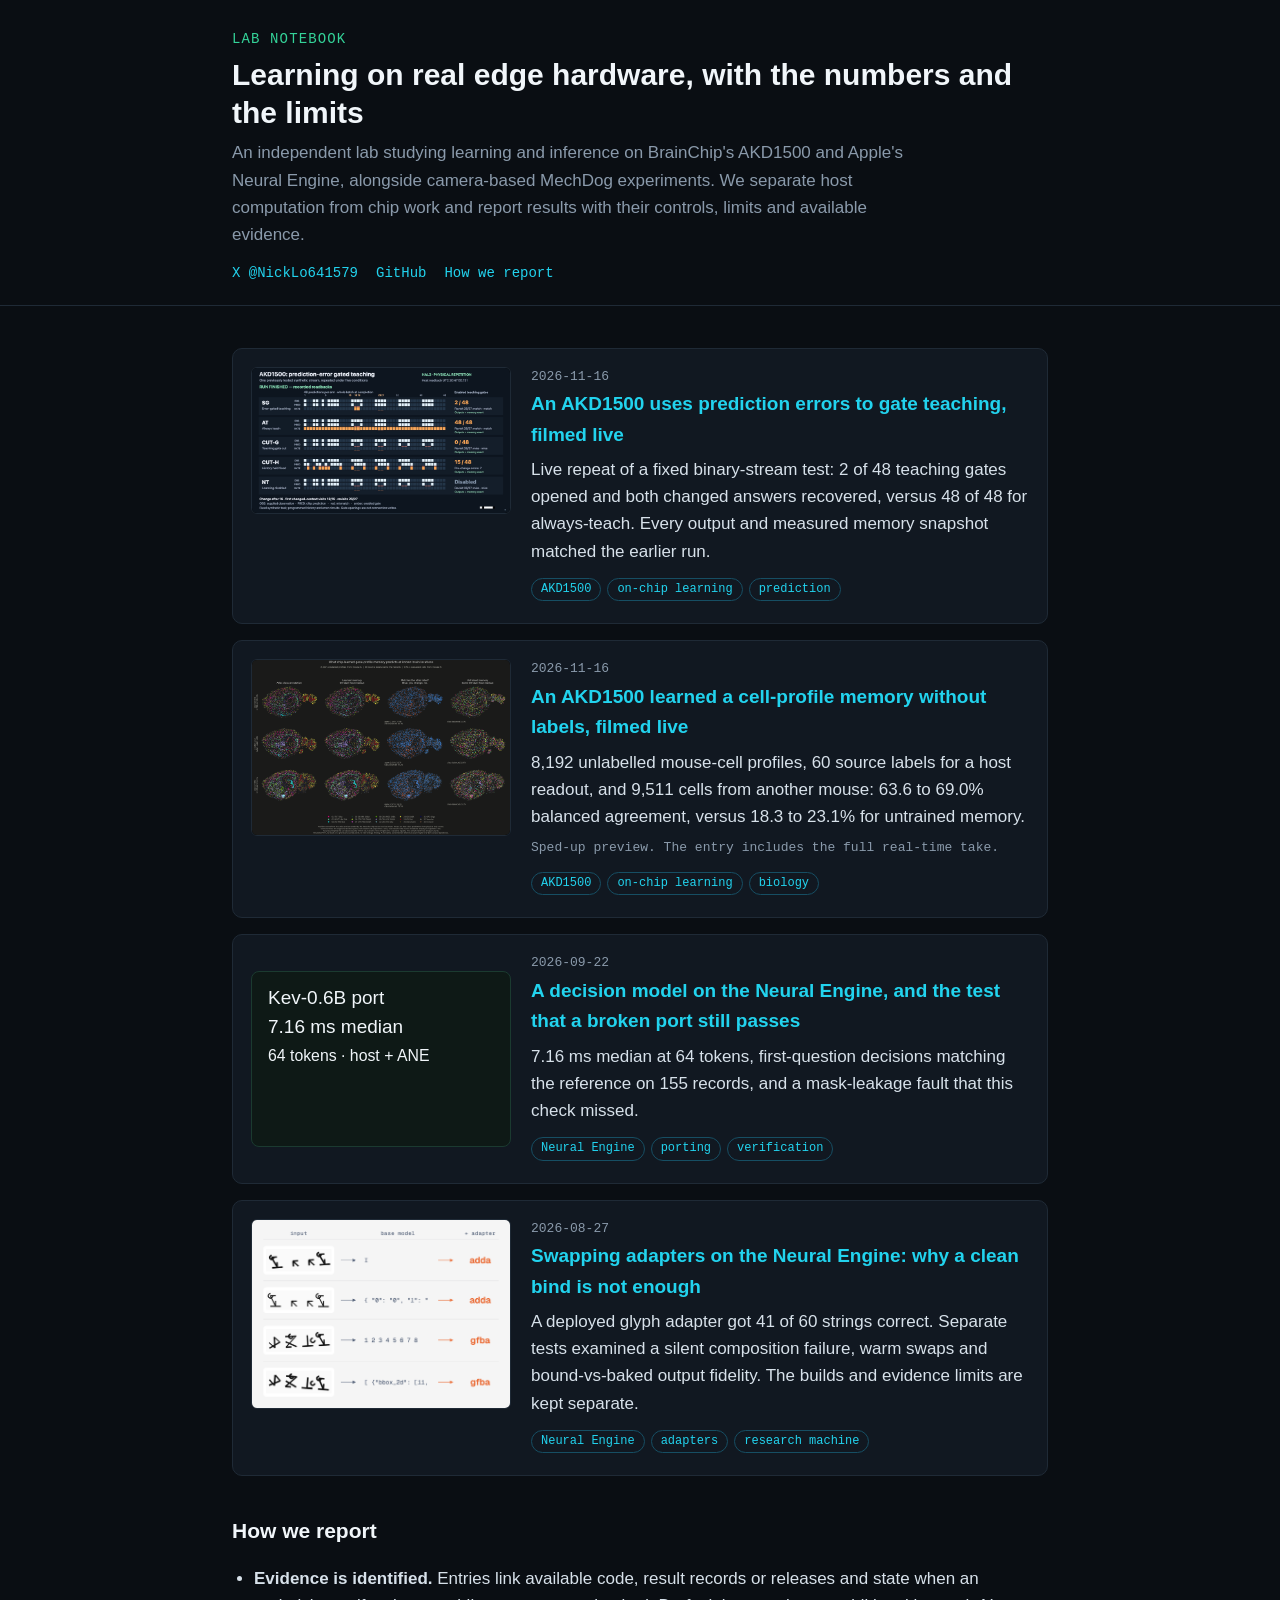
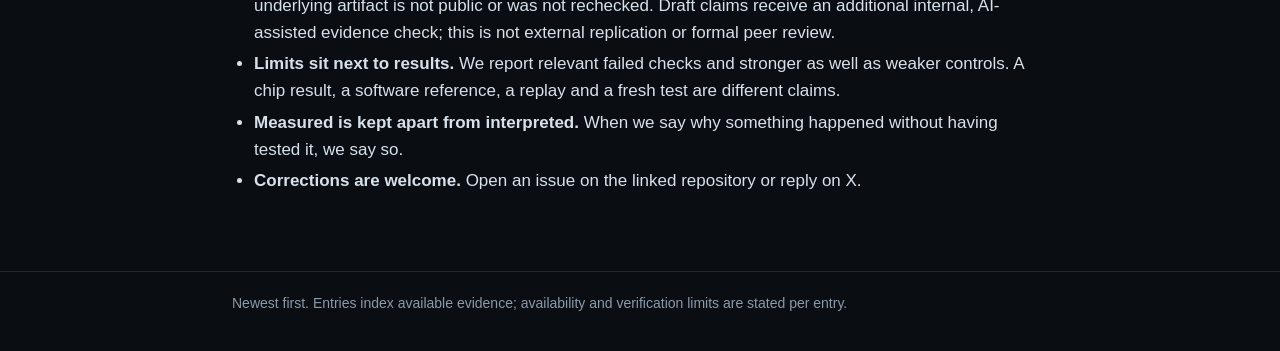
<file: index.html>
<!doctype html>
<html lang="en">
<head>
<meta charset="utf-8">
<meta name="viewport" content="width=device-width, initial-scale=1">
<title>Lab notebook · learning on real edge hardware</title>
<meta name="description" content="An independent lab studying learning and inference on edge hardware, with camera-based MechDog experiments, source records and explicit limits.">
<meta property="og:title" content="Lab notebook · learning on real edge hardware">
<meta property="og:image" content="https://midasmulli.github.io/lab-notebook/assets/akd-atlas-live/atlas_map.png">
<link rel="stylesheet" href="style.css">
</head>
<body>
<header class="site"><div class="wrap">
  <div class="name">Lab notebook</div>
  <h1>Learning on real edge hardware, with the numbers and the limits</h1>
  <p>An independent lab studying learning and inference on BrainChip's AKD1500 and Apple's Neural Engine, alongside camera-based MechDog experiments. We separate host computation from chip work and report results with their controls, limits and available evidence.</p>
  <nav><a href="https://x.com/NickLo641579">X @NickLo641579</a><a href="https://github.com/MidasMulli">GitHub</a><a href="#how">How we report</a></nav>
</div></header>
<main><div class="wrap">

<article class="entry-card">
  <a href="entries/2026-11-16-akd1500-error-gated-teaching-live/"><video src="assets/hal3-live/HAL3_LIVE_0d720c26_1080p60.mp4" poster="assets/hal3-live/finished.png" muted playsinline preload="metadata" aria-label="Live capture of the AKD1500 error-gated teaching run"></video></a>
  <div>
    <div class="date">2026-11-16</div>
    <h2><a href="entries/2026-11-16-akd1500-error-gated-teaching-live/">An AKD1500 uses prediction errors to gate teaching, filmed live</a></h2>
    <p>Live repeat of a fixed binary-stream test: 2 of 48 teaching gates opened and both changed answers recovered, versus 48 of 48 for always-teach. Every output and measured memory snapshot matched the earlier run.</p>
    <span class="tag">AKD1500</span><span class="tag">on-chip learning</span><span class="tag">prediction</span>
  </div>
</article>

<article class="entry-card">
  <a href="entries/2026-11-16-akd1500-label-free-atlas/"><video src="assets/akd-atlas-live/preview.mp4" poster="assets/akd-atlas-live/atlas_map.png" autoplay muted loop playsinline aria-label="Sped-up preview of the live AKD1500 capture"></video></a>
  <div>
    <div class="date">2026-11-16</div>
    <h2><a href="entries/2026-11-16-akd1500-label-free-atlas/">An AKD1500 learned a cell-profile memory without labels, filmed live</a></h2>
    <p>8,192 unlabelled mouse-cell profiles, 60 source labels for a host readout, and 9,511 cells from another mouse: 63.6 to 69.0% balanced agreement, versus 18.3 to 23.1% for untrained memory.</p><p class="meta">Sped-up preview. The entry includes the full real-time take.</p>
    <span class="tag">AKD1500</span><span class="tag">on-chip learning</span><span class="tag">biology</span>
  </div>
</article>

<article class="entry-card">
  <a href="entries/2026-09-22-kev-on-the-neural-engine/" class="claim">Kev-0.6B port<br>7.16 ms median<br><small>64 tokens · host + ANE</small></a>
  <div>
    <div class="date">2026-09-22</div>
    <h2><a href="entries/2026-09-22-kev-on-the-neural-engine/">A decision model on the Neural Engine, and the test that a broken port still passes</a></h2>
    <p>7.16 ms median at 64 tokens, first-question decisions matching the reference on 155 records, and a mask-leakage fault that this check missed.</p>
    <span class="tag">Neural Engine</span><span class="tag">porting</span><span class="tag">verification</span>
  </div>
</article>

<article class="entry-card">
  <a href="entries/2026-08-27-adapters-operator-form/"><img src="assets/ane-adapters/decode_strip.png" alt="Selected successful glyph-decode examples from the deployed adapter"></a>
  <div>
    <div class="date">2026-08-27</div>
    <h2><a href="entries/2026-08-27-adapters-operator-form/">Swapping adapters on the Neural Engine: why a clean bind is not enough</a></h2>
    <p>A deployed glyph adapter got 41 of 60 strings correct. Separate tests examined a silent composition failure, warm swaps and bound-vs-baked output fidelity. The builds and evidence limits are kept separate.</p>
    <span class="tag">Neural Engine</span><span class="tag">adapters</span><span class="tag">research machine</span>
  </div>
</article>

<h2 id="how">How we report</h2>
<ul>
  <li><b>Evidence is identified.</b> Entries link available code, result records or releases and state when an underlying artifact is not public or was not rechecked. Draft claims receive an additional internal, AI-assisted evidence check; this is not external replication or formal peer review.</li>
  <li><b>Limits sit next to results.</b> We report relevant failed checks and stronger as well as weaker controls. A chip result, a software reference, a replay and a fresh test are different claims.</li>
  <li><b>Measured is kept apart from interpreted.</b> When we say why something happened without having tested it, we say so.</li>
  <li><b>Corrections are welcome.</b> Open an issue on the linked repository or reply on X.</li>
</ul>

</div></main>
<footer><div class="wrap">Newest first. Entries index available evidence; availability and verification limits are stated per entry.</div></footer>
</body>
</html>
</file>
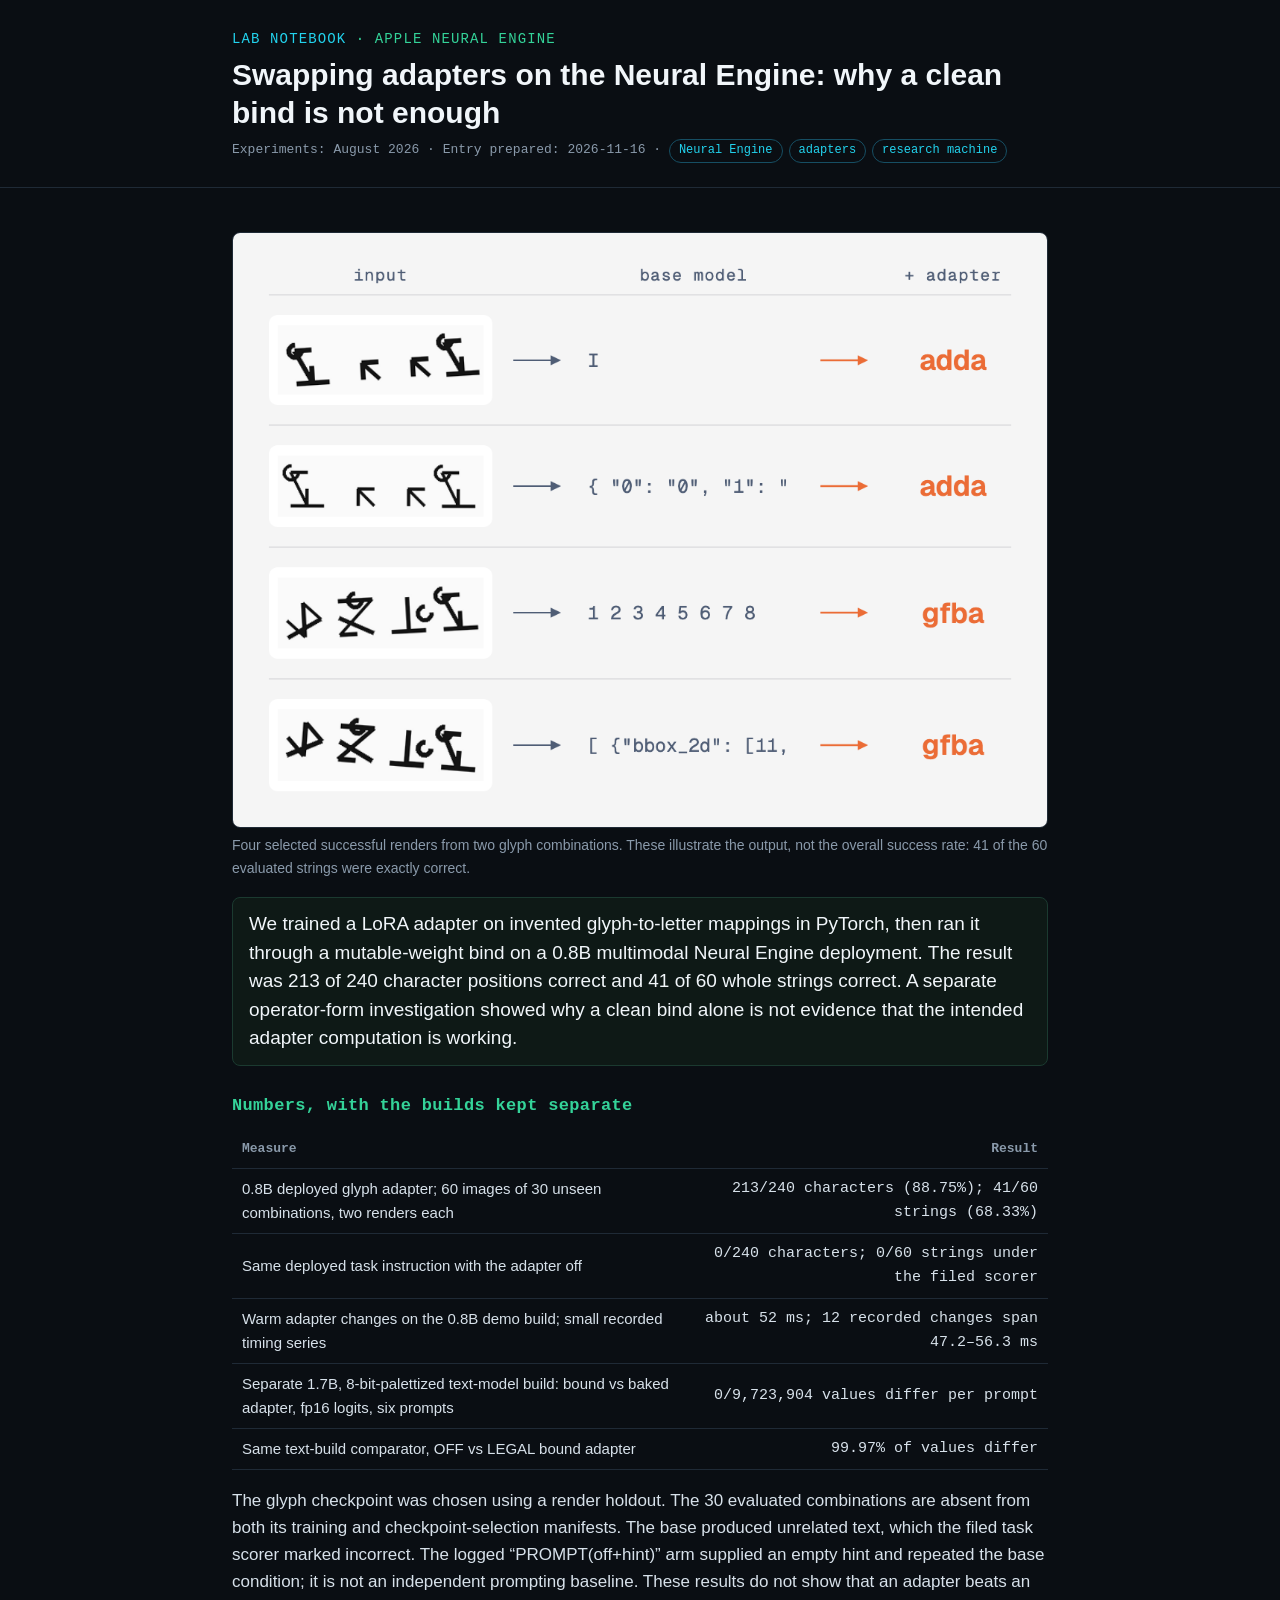
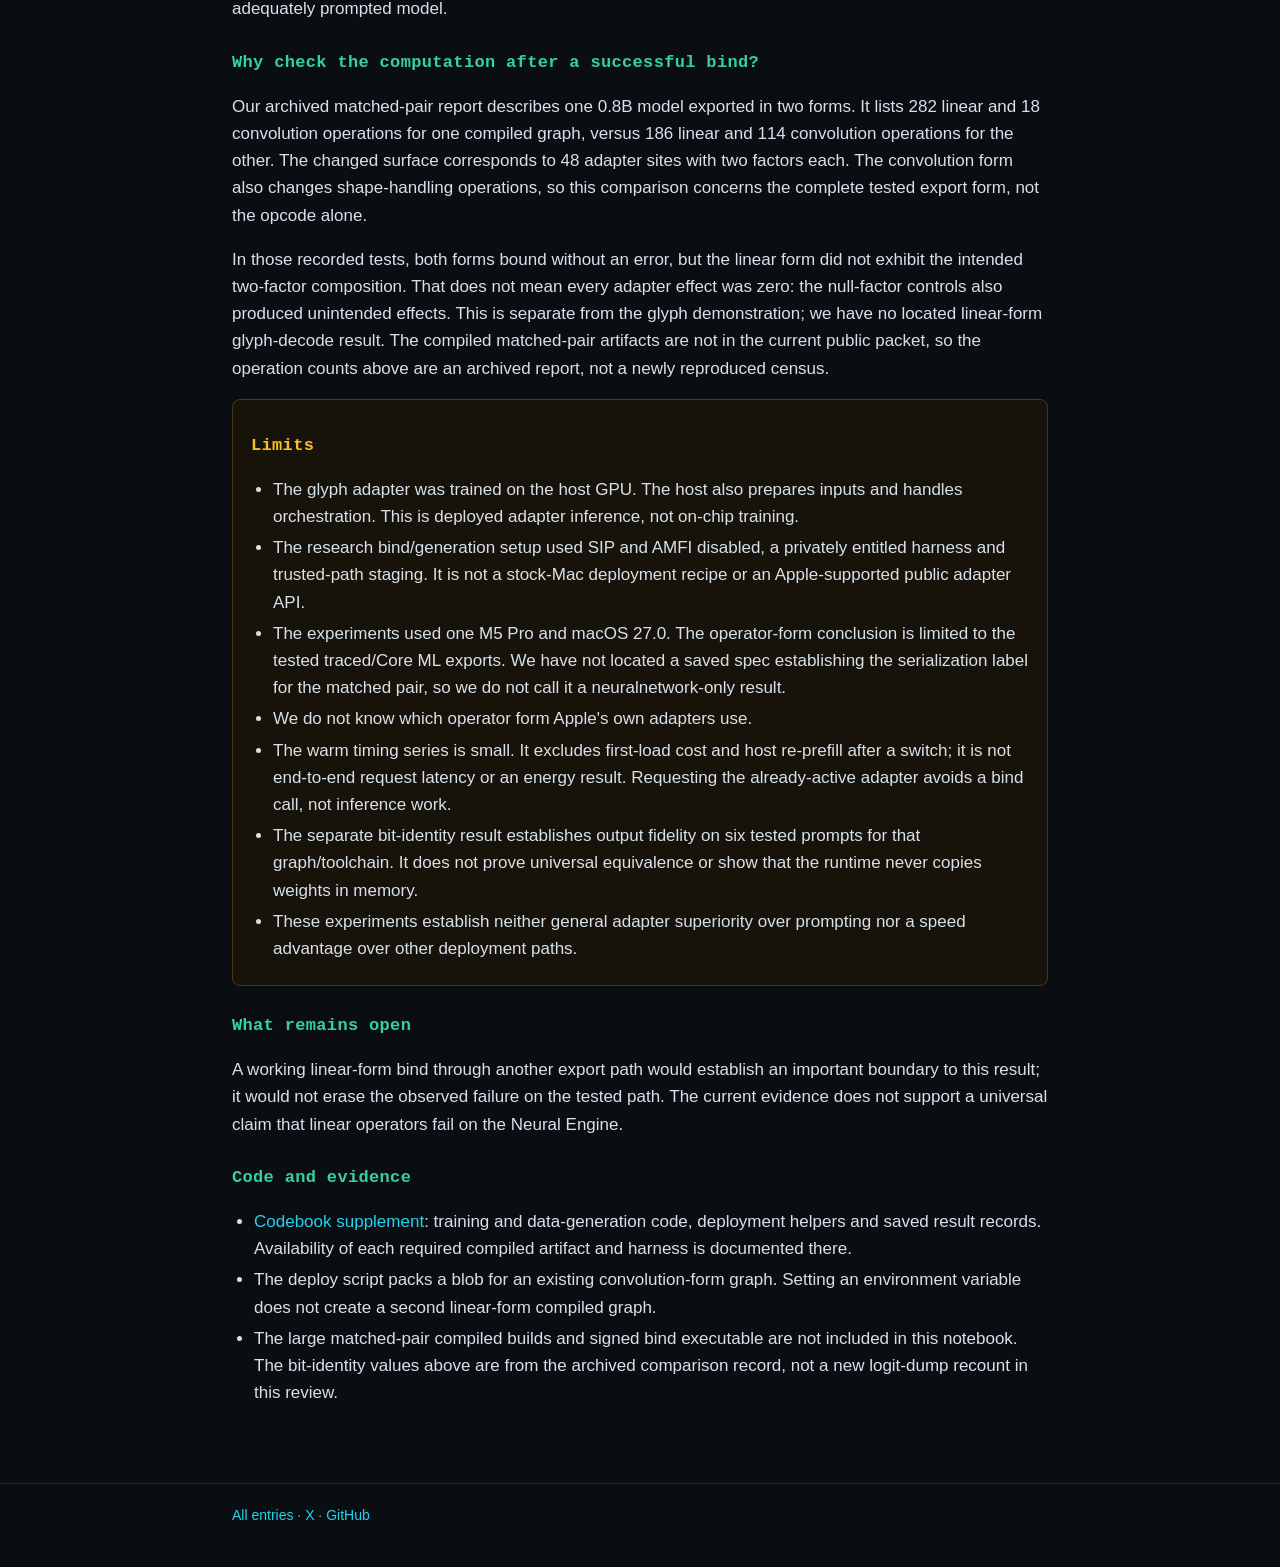
<file: entries/2026-08-27-adapters-operator-form/index.html>
<!doctype html>
<html lang="en">
<head>
<meta charset="utf-8">
<meta name="viewport" content="width=device-width, initial-scale=1">
<title>Swapping adapters on the Neural Engine: why a clean bind is not enough · Lab notebook</title>
<meta name="description" content="A deployed glyph adapter, a separate operator-form failure, warm swap timings and a separate bound-vs-baked comparison, with each build identified.">
<meta property="og:title" content="Swapping adapters on the Neural Engine: why a clean bind is not enough">
<meta property="og:image" content="https://midasmulli.github.io/lab-notebook/assets/ane-adapters/decode_strip.png">
<link rel="stylesheet" href="../../style.css">
</head>
<body>
<header class="site"><div class="wrap">
  <div class="name"><a href="../../">Lab notebook</a> · Apple Neural Engine</div>
  <h1>Swapping adapters on the Neural Engine: why a clean bind is not enough</h1>
  <div class="meta">Experiments: August 2026 · Entry prepared: 2026-11-16 · <span class="tag">Neural Engine</span><span class="tag">adapters</span><span class="tag">research machine</span></div>
</div></header>
<main><div class="wrap">
<figure>
<img src="../../assets/ane-adapters/decode_strip.png" alt="Four selected glyph renders, from two combinations, with base output and the adapter output.">
<figcaption>Four selected successful renders from two glyph combinations. These illustrate the output, not the overall success rate: 41 of the 60 evaluated strings were exactly correct.</figcaption>
</figure>
<p class="claim">We trained a LoRA adapter on invented glyph-to-letter mappings in PyTorch, then ran it through a mutable-weight bind on a 0.8B multimodal Neural Engine deployment. The result was 213 of 240 character positions correct and 41 of 60 whole strings correct. A separate operator-form investigation showed why a clean bind alone is not evidence that the intended adapter computation is working.</p>
<h3>Numbers, with the builds kept separate</h3>
<table>
<tr><th>Measure</th><th class="num">Result</th></tr>
<tr><td>0.8B deployed glyph adapter; 60 images of 30 unseen combinations, two renders each</td><td class="num">213/240 characters (88.75%); 41/60 strings (68.33%)</td></tr>
<tr><td>Same deployed task instruction with the adapter off</td><td class="num">0/240 characters; 0/60 strings under the filed scorer</td></tr>
<tr><td>Warm adapter changes on the 0.8B demo build; small recorded timing series</td><td class="num">about 52 ms; 12 recorded changes span 47.2–56.3 ms</td></tr>
<tr><td>Separate 1.7B, 8-bit-palettized text-model build: bound vs baked adapter, fp16 logits, six prompts</td><td class="num">0/9,723,904 values differ per prompt</td></tr>
<tr><td>Same text-build comparator, OFF vs LEGAL bound adapter</td><td class="num">99.97% of values differ</td></tr>
</table>
<p>The glyph checkpoint was chosen using a render holdout. The 30 evaluated combinations are absent from both its training and checkpoint-selection manifests. The base produced unrelated text, which the filed task scorer marked incorrect. The logged “PROMPT(off+hint)” arm supplied an empty hint and repeated the base condition; it is not an independent prompting baseline. These results do not show that an adapter beats an adequately prompted model.</p>
<h3>Why check the computation after a successful bind?</h3>
<p>Our archived matched-pair report describes one 0.8B model exported in two forms. It lists 282 linear and 18 convolution operations for one compiled graph, versus 186 linear and 114 convolution operations for the other. The changed surface corresponds to 48 adapter sites with two factors each. The convolution form also changes shape-handling operations, so this comparison concerns the complete tested export form, not the opcode alone.</p>
<p>In those recorded tests, both forms bound without an error, but the linear form did not exhibit the intended two-factor composition. That does not mean every adapter effect was zero: the null-factor controls also produced unintended effects. This is separate from the glyph demonstration; we have no located linear-form glyph-decode result. The compiled matched-pair artifacts are not in the current public packet, so the operation counts above are an archived report, not a newly reproduced census.</p>
<div class="limits"><h3>Limits</h3><ul>
<li>The glyph adapter was trained on the host GPU. The host also prepares inputs and handles orchestration. This is deployed adapter inference, not on-chip training.</li>
<li>The research bind/generation setup used SIP and AMFI disabled, a privately entitled harness and trusted-path staging. It is not a stock-Mac deployment recipe or an Apple-supported public adapter API.</li>
<li>The experiments used one M5 Pro and macOS 27.0. The operator-form conclusion is limited to the tested traced/Core ML exports. We have not located a saved spec establishing the serialization label for the matched pair, so we do not call it a neuralnetwork-only result.</li>
<li>We do not know which operator form Apple's own adapters use.</li>
<li>The warm timing series is small. It excludes first-load cost and host re-prefill after a switch; it is not end-to-end request latency or an energy result. Requesting the already-active adapter avoids a bind call, not inference work.</li>
<li>The separate bit-identity result establishes output fidelity on six tested prompts for that graph/toolchain. It does not prove universal equivalence or show that the runtime never copies weights in memory.</li>
<li>These experiments establish neither general adapter superiority over prompting nor a speed advantage over other deployment paths.</li>
</ul></div>
<h3>What remains open</h3>
<p>A working linear-form bind through another export path would establish an important boundary to this result; it would not erase the observed failure on the tested path. The current evidence does not support a universal claim that linear operators fail on the Neural Engine.</p>
<h3>Code and evidence</h3><ul>
<li><a href="https://github.com/MidasMulli/ane-mutable-adapters/tree/master/supplement_codebook">Codebook supplement</a>: training and data-generation code, deployment helpers and saved result records. Availability of each required compiled artifact and harness is documented there.</li>
<li>The deploy script packs a blob for an existing convolution-form graph. Setting an environment variable does not create a second linear-form compiled graph.</li>
<li>The large matched-pair compiled builds and signed bind executable are not included in this notebook. The bit-identity values above are from the archived comparison record, not a new logit-dump recount in this review.</li>
</ul>
</div></main>
<footer><div class="wrap"><a href="../../">All entries</a> · <a href="https://x.com/NickLo641579">X</a> · <a href="https://github.com/MidasMulli">GitHub</a></div></footer>
</body>
</html>
</file>
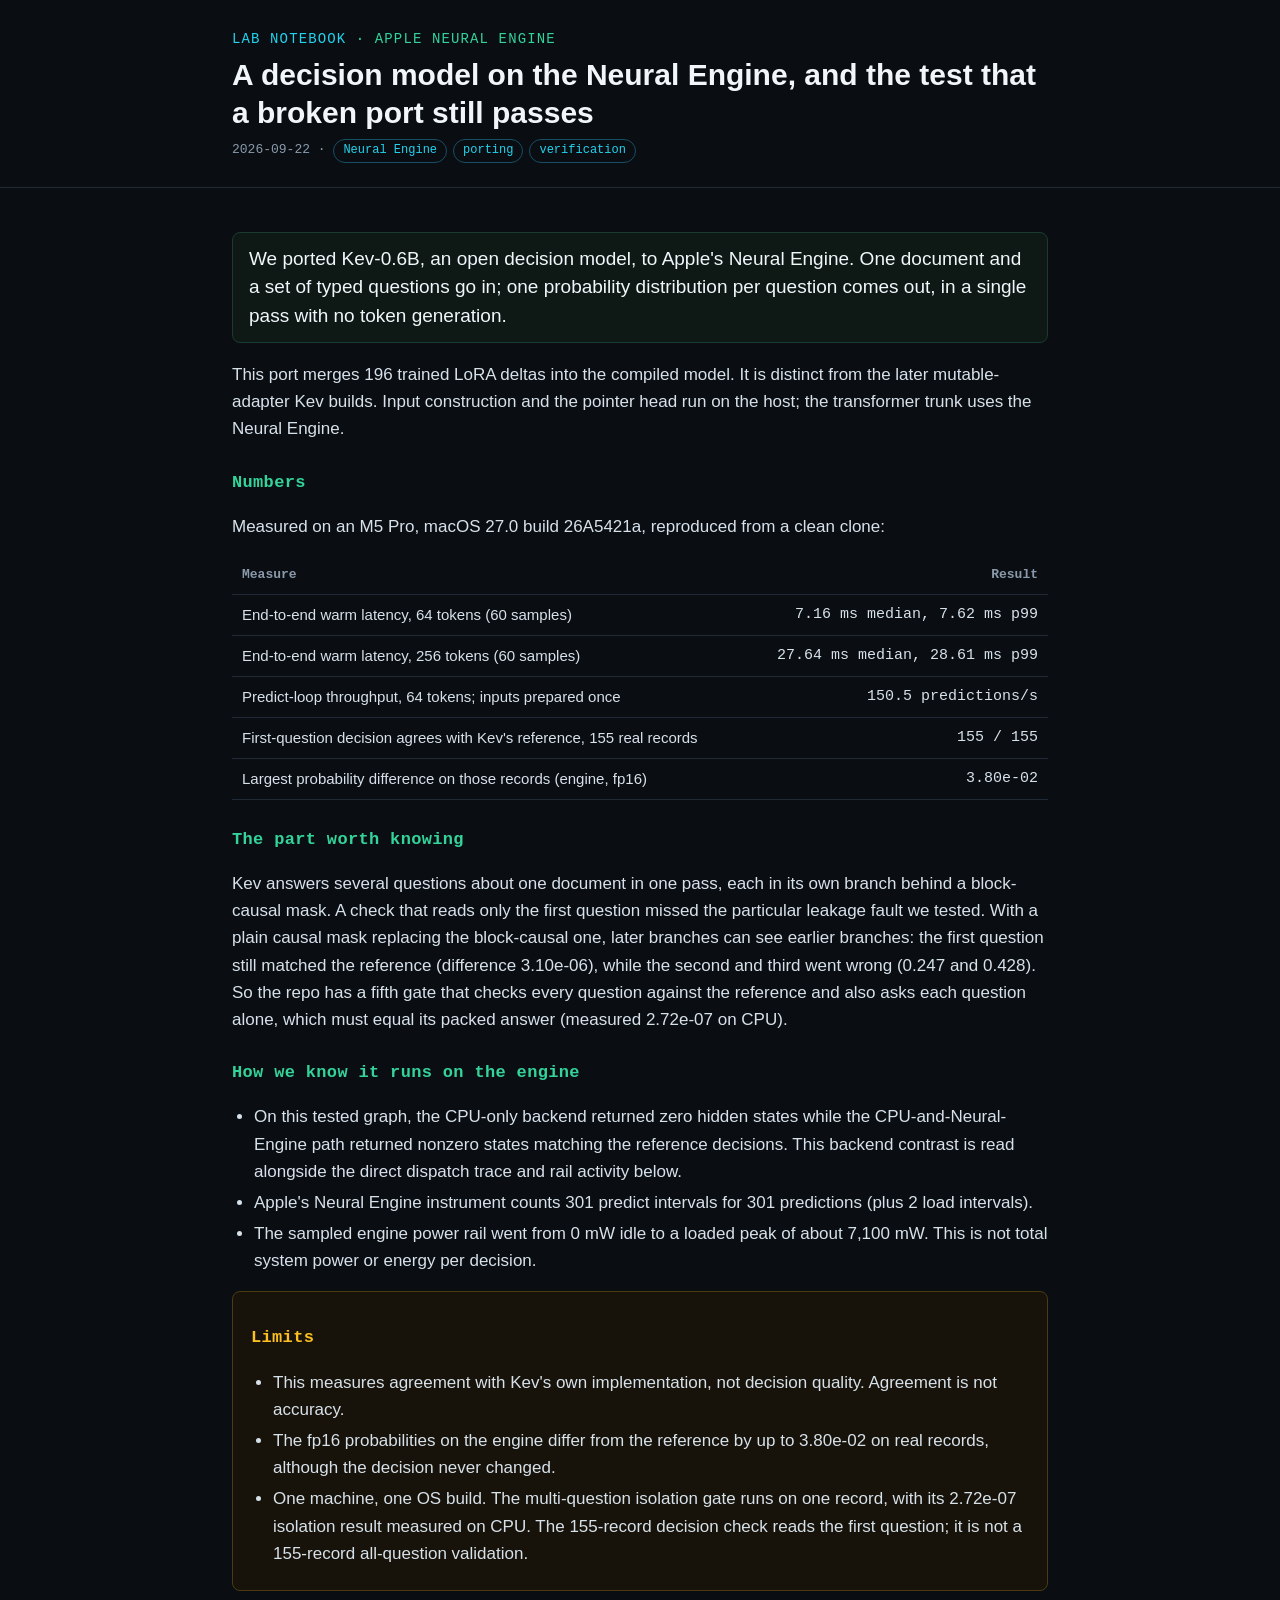
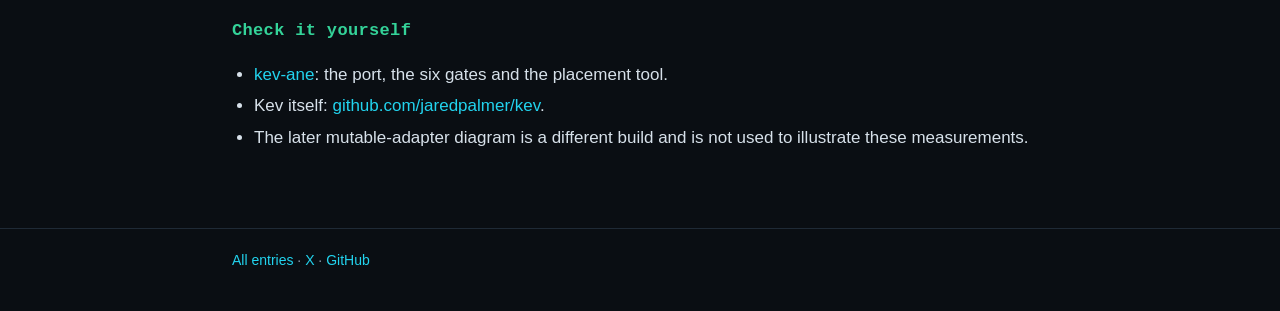
<file: entries/2026-09-22-kev-on-the-neural-engine/index.html>
<!doctype html>
<html lang="en">
<head>
<meta charset="utf-8">
<meta name="viewport" content="width=device-width, initial-scale=1">
<title>A decision model on the Neural Engine, and the test that a broken port still passes · Lab notebook</title>
<meta name="description" content="Kev-0.6B ported to Apple's Neural Engine: 7.16 ms median at 64 tokens, 155 of 155 decisions matching the reference, and why a first-question check missed a specific branch-mask fault.">
<meta property="og:title" content="A decision model on the Neural Engine, and the test that a broken port still passes">
<link rel="stylesheet" href="../../style.css">
</head>
<body>
<header class="site"><div class="wrap">
  <div class="name"><a href="../../">Lab notebook</a> · Apple Neural Engine</div>
  <h1>A decision model on the Neural Engine, and the test that a broken port still passes</h1>
  <div class="meta">2026-09-22 · <span class="tag">Neural Engine</span><span class="tag">porting</span><span class="tag">verification</span></div>
</div></header>
<main><div class="wrap">


<p class="claim">We ported Kev-0.6B, an open decision model, to Apple's Neural Engine. One document and a set of typed questions go in; one probability distribution per question comes out, in a single pass with no token generation.</p>

<p>This port merges 196 trained LoRA deltas into the compiled model. It is distinct from the later mutable-adapter Kev builds. Input construction and the pointer head run on the host; the transformer trunk uses the Neural Engine.</p>
<h3>Numbers</h3>
<p>Measured on an M5 Pro, macOS 27.0 build 26A5421a, reproduced from a clean clone:</p>
<table>
  <tr><th>Measure</th><th class="num">Result</th></tr>
  <tr><td>End-to-end warm latency, 64 tokens (60 samples)</td><td class="num">7.16 ms median, 7.62 ms p99</td></tr>
  <tr><td>End-to-end warm latency, 256 tokens (60 samples)</td><td class="num">27.64 ms median, 28.61 ms p99</td></tr>
  <tr><td>Predict-loop throughput, 64 tokens; inputs prepared once</td><td class="num">150.5 predictions/s</td></tr>
  <tr><td>First-question decision agrees with Kev's reference, 155 real records</td><td class="num">155 / 155</td></tr>
  <tr><td>Largest probability difference on those records (engine, fp16)</td><td class="num">3.80e-02</td></tr>
</table>

<h3>The part worth knowing</h3>
<p>Kev answers several questions about one document in one pass, each in its own branch behind a block-causal mask. A check that reads only the first question missed the particular leakage fault we tested. With a plain causal mask replacing the block-causal one, later branches can see earlier branches: the first question still matched the reference (difference 3.10e-06), while the second and third went wrong (0.247 and 0.428). So the repo has a fifth gate that checks every question against the reference and also asks each question alone, which must equal its packed answer (measured 2.72e-07 on CPU).</p>

<h3>How we know it runs on the engine</h3>
<ul>
  <li>On this tested graph, the CPU-only backend returned zero hidden states while the CPU-and-Neural-Engine path returned nonzero states matching the reference decisions. This backend contrast is read alongside the direct dispatch trace and rail activity below.</li>
  <li>Apple's Neural Engine instrument counts 301 predict intervals for 301 predictions (plus 2 load intervals).</li>
  <li>The sampled engine power rail went from 0 mW idle to a loaded peak of about 7,100 mW. This is not total system power or energy per decision.</li>
</ul>

<div class="limits">
<h3>Limits</h3>
<ul>
  <li>This measures agreement with Kev's own implementation, not decision quality. Agreement is not accuracy.</li>
  <li>The fp16 probabilities on the engine differ from the reference by up to 3.80e-02 on real records, although the decision never changed.</li>
  <li>One machine, one OS build. The multi-question isolation gate runs on one record, with its 2.72e-07 isolation result measured on CPU. The 155-record decision check reads the first question; it is not a 155-record all-question validation.</li>
</ul>
</div>

<h3>Check it yourself</h3>
<ul>
  <li><a href="https://github.com/MidasMulli/kev-ane">kev-ane</a>: the port, the six gates and the placement tool.</li>
  <li>Kev itself: <a href="https://github.com/jaredpalmer/kev">github.com/jaredpalmer/kev</a>.</li>
  <li>The later mutable-adapter diagram is a different build and is not used to illustrate these measurements.</li>
</ul>

</div></main>
<footer><div class="wrap"><a href="../../">All entries</a> · <a href="https://x.com/NickLo641579">X</a> · <a href="https://github.com/MidasMulli">GitHub</a></div></footer>
</body>
</html>
</file>
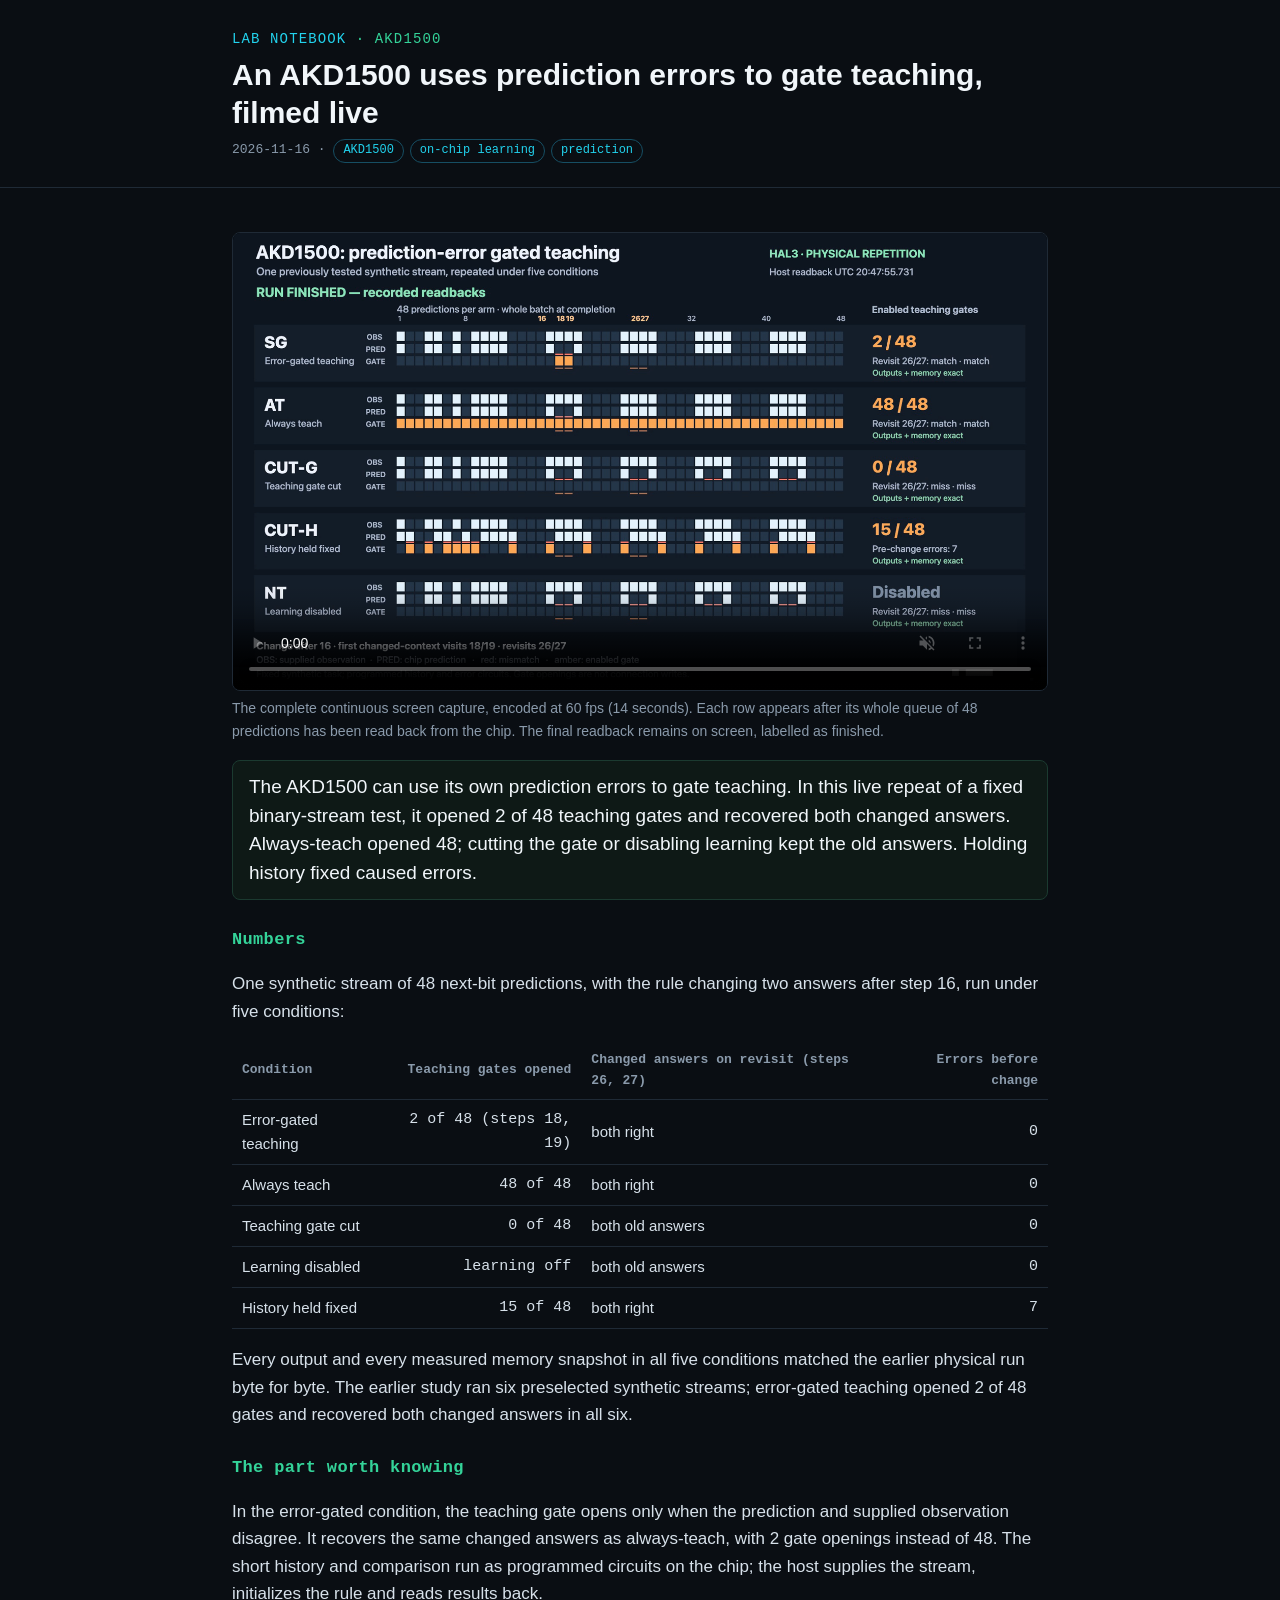
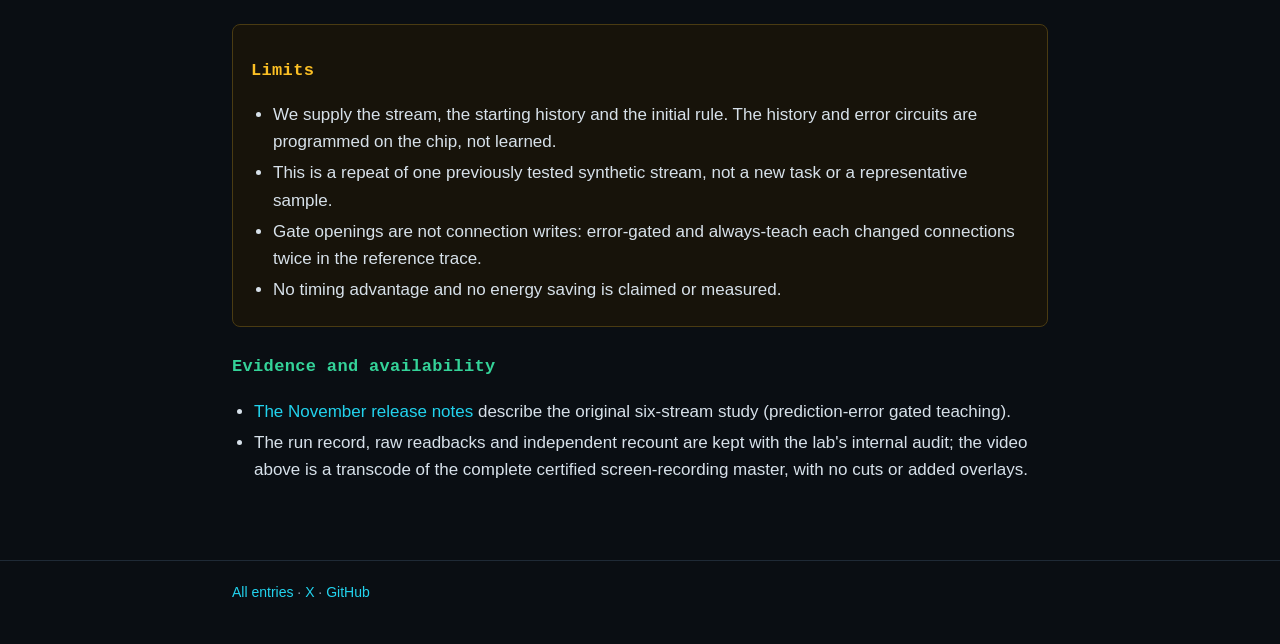
<file: entries/2026-11-16-akd1500-error-gated-teaching-live/index.html>
<!doctype html>
<html lang="en">
<head>
<meta charset="utf-8">
<meta name="viewport" content="width=device-width, initial-scale=1">
<title>An AKD1500 uses prediction errors to gate teaching, filmed live · Lab notebook</title>
<meta name="description" content="Live repeat of a fixed binary-stream test on the AKD1500: the chip's own prediction errors opened 2 of 48 teaching gates and it recovered both changed answers; always-teach opened 48. Every output and measured memory snapshot matched the earlier run.">
<meta property="og:title" content="An AKD1500 uses prediction errors to gate teaching, filmed live">
<meta property="og:image" content="https://midasmulli.github.io/lab-notebook/assets/hal3-live/finished.png">
<link rel="stylesheet" href="../../style.css">
</head>
<body>
<header class="site"><div class="wrap">
  <div class="name"><a href="../../">Lab notebook</a> · AKD1500</div>
  <h1>An AKD1500 uses prediction errors to gate teaching, filmed live</h1>
  <div class="meta">2026-11-16 · <span class="tag">AKD1500</span><span class="tag">on-chip learning</span><span class="tag">prediction</span></div>
</div></header>
<main><div class="wrap">

<figure>
  <video src="../../assets/hal3-live/HAL3_LIVE_0d720c26_1080p60.mp4" poster="../../assets/hal3-live/finished.png" controls muted playsinline preload="metadata"></video>
  <figcaption>The complete continuous screen capture, encoded at 60 fps (14 seconds). Each row appears after its whole queue of 48 predictions has been read back from the chip. The final readback remains on screen, labelled as finished.</figcaption>
</figure>

<p class="claim">The AKD1500 can use its own prediction errors to gate teaching. In this live repeat of a fixed binary-stream test, it opened 2 of 48 teaching gates and recovered both changed answers. Always-teach opened 48; cutting the gate or disabling learning kept the old answers. Holding history fixed caused errors.</p>

<h3>Numbers</h3>
<p>One synthetic stream of 48 next-bit predictions, with the rule changing two answers after step 16, run under five conditions:</p>
<table>
  <tr><th>Condition</th><th class="num">Teaching gates opened</th><th>Changed answers on revisit (steps 26, 27)</th><th class="num">Errors before change</th></tr>
  <tr><td>Error-gated teaching</td><td class="num">2 of 48 (steps 18, 19)</td><td>both right</td><td class="num">0</td></tr>
  <tr><td>Always teach</td><td class="num">48 of 48</td><td>both right</td><td class="num">0</td></tr>
  <tr><td>Teaching gate cut</td><td class="num">0 of 48</td><td>both old answers</td><td class="num">0</td></tr>
  <tr><td>Learning disabled</td><td class="num">learning off</td><td>both old answers</td><td class="num">0</td></tr>
  <tr><td>History held fixed</td><td class="num">15 of 48</td><td>both right</td><td class="num">7</td></tr>
</table>
<p>Every output and every measured memory snapshot in all five conditions matched the earlier physical run byte for byte. The earlier study ran six preselected synthetic streams; error-gated teaching opened 2 of 48 gates and recovered both changed answers in all six.</p>

<h3>The part worth knowing</h3>
<p>In the error-gated condition, the teaching gate opens only when the prediction and supplied observation disagree. It recovers the same changed answers as always-teach, with 2 gate openings instead of 48. The short history and comparison run as programmed circuits on the chip; the host supplies the stream, initializes the rule and reads results back.</p>

<div class="limits">
<h3>Limits</h3>
<ul>
  <li>We supply the stream, the starting history and the initial rule. The history and error circuits are programmed on the chip, not learned.</li>
  <li>This is a repeat of one previously tested synthetic stream, not a new task or a representative sample.</li>
  <li>Gate openings are not connection writes: error-gated and always-teach each changed connections twice in the reference trace.</li>
  <li>No timing advantage and no energy saving is claimed or measured.</li>
</ul>
</div>

<h3>Evidence and availability</h3>
<ul>
  <li><a href="https://github.com/MidasMulli/akd1500-lab/blob/main/docs/NOVEMBER_2026.md">The November release notes</a> describe the original six-stream study (prediction-error gated teaching).</li>
  <li>The run record, raw readbacks and independent recount are kept with the lab's internal audit; the video above is a transcode of the complete certified screen-recording master, with no cuts or added overlays.</li>
</ul>

</div></main>
<footer><div class="wrap"><a href="../../">All entries</a> · <a href="https://x.com/NickLo641579">X</a> · <a href="https://github.com/MidasMulli">GitHub</a></div></footer>
</body>
</html>
</file>
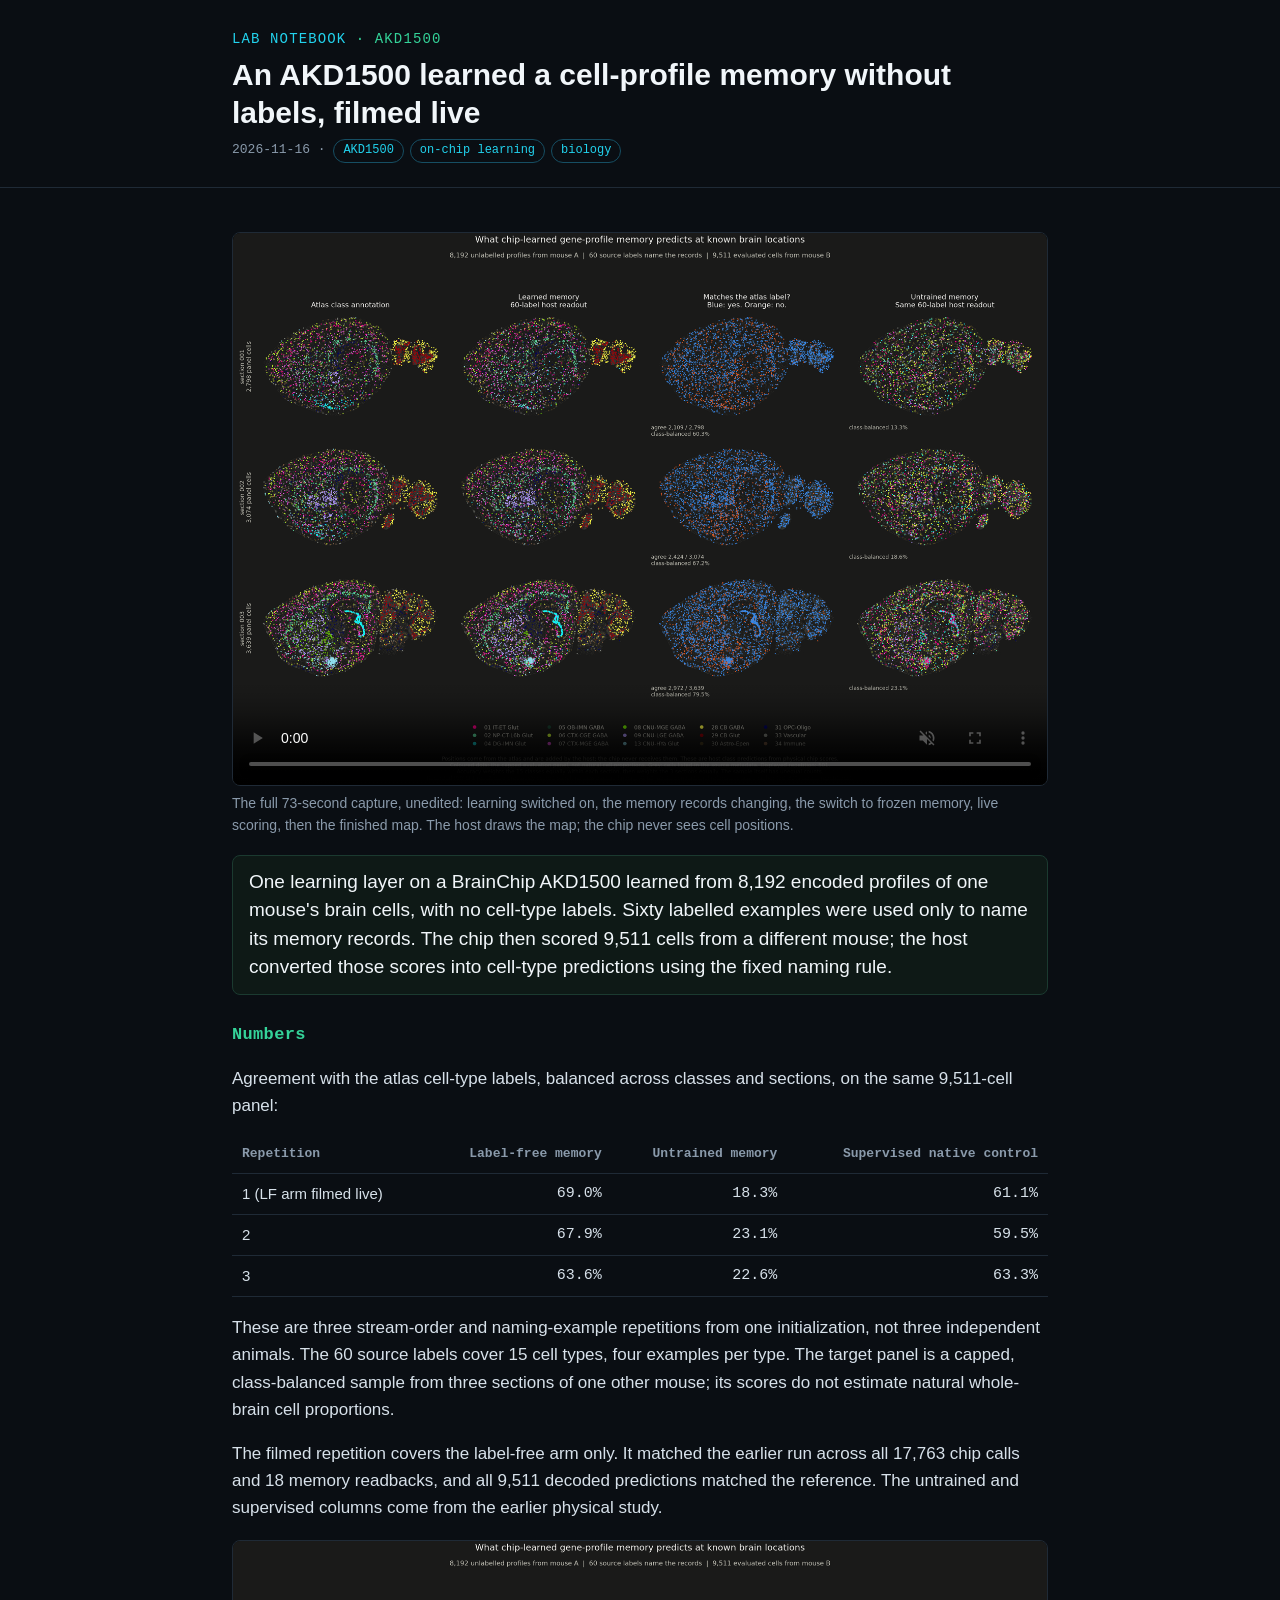
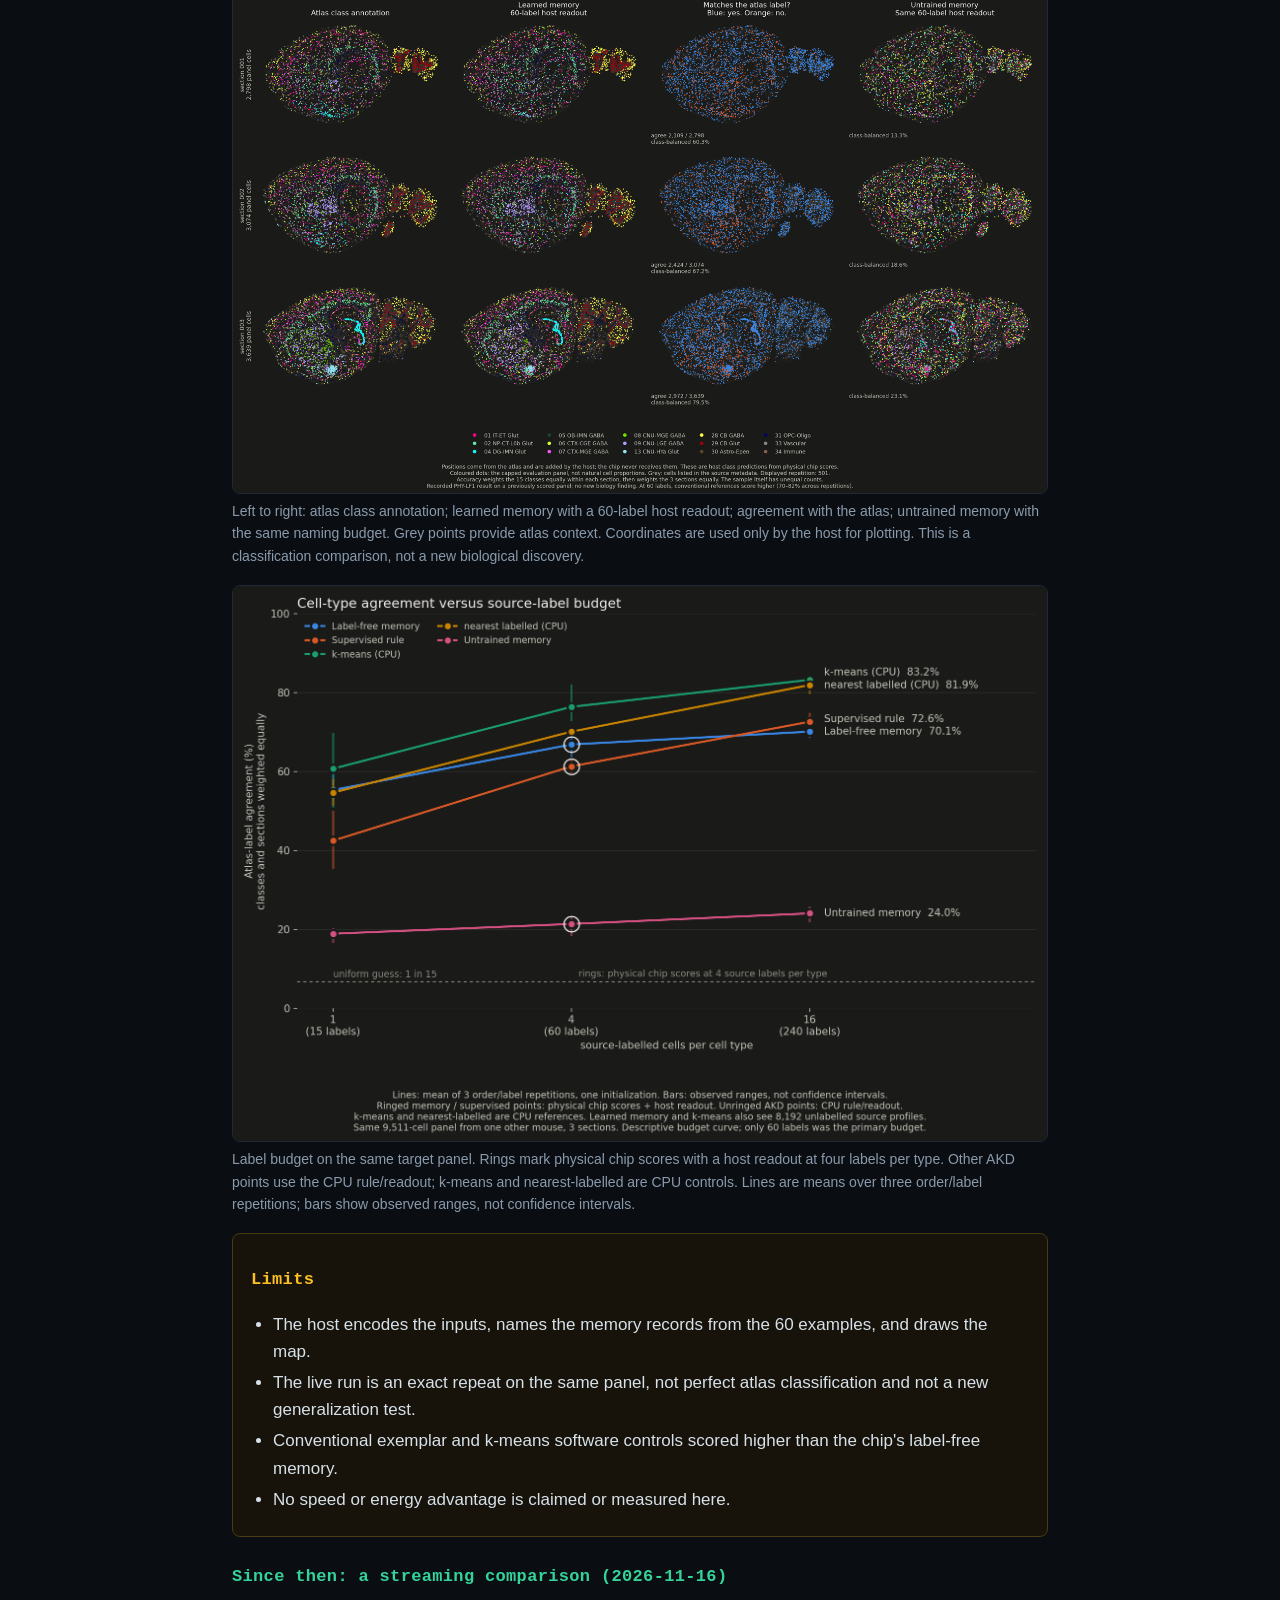
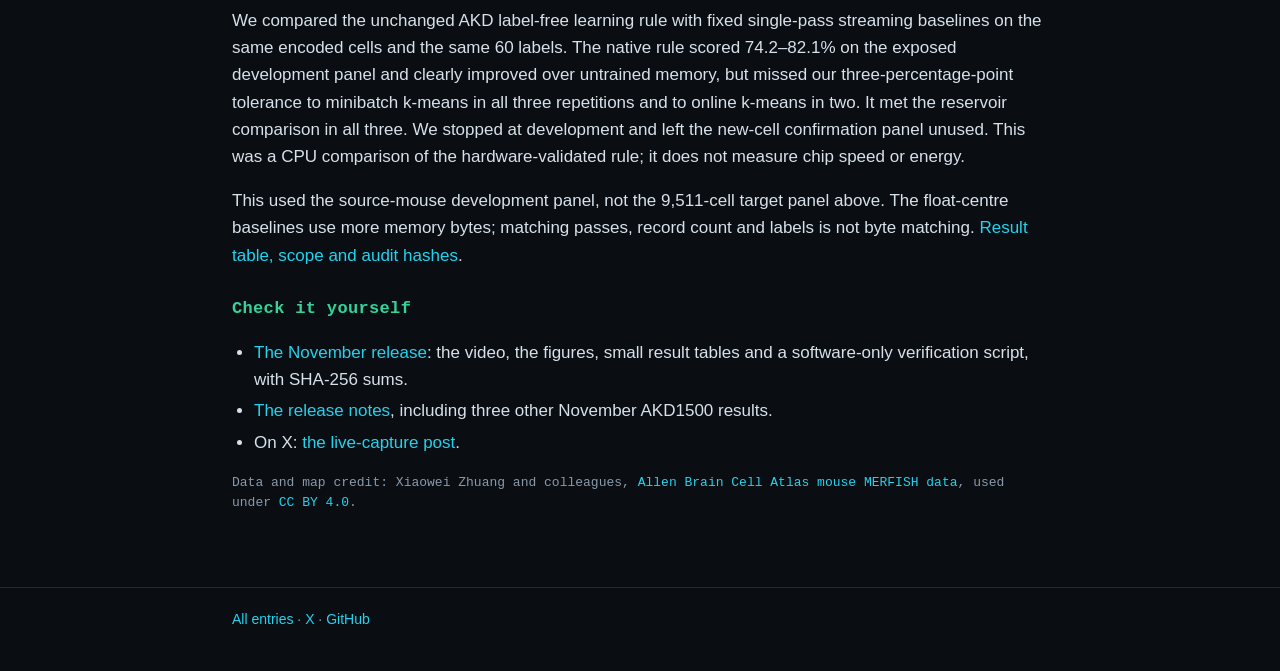
<file: entries/2026-11-16-akd1500-label-free-atlas/index.html>
<!doctype html>
<html lang="en">
<head>
<meta charset="utf-8">
<meta name="viewport" content="width=device-width, initial-scale=1">
<title>An AKD1500 learned a cell-profile memory without labels, filmed live · Lab notebook</title>
<meta name="description" content="One AKD1500 learning layer learned from 8,192 unlabelled mouse-cell profiles; 60 examples named its records; it scored 9,511 cells from another mouse. Continuous live capture, numbers and limits.">
<meta property="og:title" content="An AKD1500 learned a cell-profile memory without labels, filmed live">
<meta property="og:image" content="https://midasmulli.github.io/lab-notebook/assets/akd-atlas-live/atlas_map.png">
<link rel="stylesheet" href="../../style.css">
</head>
<body>
<header class="site"><div class="wrap">
  <div class="name"><a href="../../">Lab notebook</a> · AKD1500</div>
  <h1>An AKD1500 learned a cell-profile memory without labels, filmed live</h1>
  <div class="meta">2026-11-16 · <span class="tag">AKD1500</span><span class="tag">on-chip learning</span><span class="tag">biology</span></div>
</div></header>
<main><div class="wrap">

<figure>
  <video src="../../assets/akd-atlas-live/AKD1500_atlas_live_1080p60.mp4" poster="../../assets/akd-atlas-live/atlas_map.png" controls muted playsinline preload="metadata"></video>
  <figcaption>The full 73-second capture, unedited: learning switched on, the memory records changing, the switch to frozen memory, live scoring, then the finished map. The host draws the map; the chip never sees cell positions.</figcaption>
</figure>

<p class="claim">One learning layer on a BrainChip AKD1500 learned from 8,192 encoded profiles of one mouse's brain cells, with no cell-type labels. Sixty labelled examples were used only to name its memory records. The chip then scored 9,511 cells from a different mouse; the host converted those scores into cell-type predictions using the fixed naming rule.</p>

<h3>Numbers</h3>
<p>Agreement with the atlas cell-type labels, balanced across classes and sections, on the same 9,511-cell panel:</p>
<table>
  <tr><th>Repetition</th><th class="num">Label-free memory</th><th class="num">Untrained memory</th><th class="num">Supervised native control</th></tr>
  <tr><td>1 (LF arm filmed live)</td><td class="num">69.0%</td><td class="num">18.3%</td><td class="num">61.1%</td></tr>
  <tr><td>2</td><td class="num">67.9%</td><td class="num">23.1%</td><td class="num">59.5%</td></tr>
  <tr><td>3</td><td class="num">63.6%</td><td class="num">22.6%</td><td class="num">63.3%</td></tr>
</table>
<p>These are three stream-order and naming-example repetitions from one initialization, not three independent animals. The 60 source labels cover 15 cell types, four examples per type. The target panel is a capped, class-balanced sample from three sections of one other mouse; its scores do not estimate natural whole-brain cell proportions.</p>
<p>The filmed repetition covers the label-free arm only. It matched the earlier run across all 17,763 chip calls and 18 memory readbacks, and all 9,511 decoded predictions matched the reference. The untrained and supervised columns come from the earlier physical study.</p>

<figure>
  <img src="../../assets/akd-atlas-live/atlas_map.png" alt="Three brain sections with four columns: atlas annotation, learned-memory predictions, agreement with the atlas, and untrained-memory predictions.">
  <figcaption>Left to right: atlas class annotation; learned memory with a 60-label host readout; agreement with the atlas; untrained memory with the same naming budget. Grey points provide atlas context. Coordinates are used only by the host for plotting. This is a classification comparison, not a new biological discovery.</figcaption>
</figure>
<figure>
  <img src="../../assets/akd-atlas-live/label_budget.png" alt="Accuracy against the number of labelled examples per cell type.">
  <figcaption>Label budget on the same target panel. Rings mark physical chip scores with a host readout at four labels per type. Other AKD points use the CPU rule/readout; k-means and nearest-labelled are CPU controls. Lines are means over three order/label repetitions; bars show observed ranges, not confidence intervals.</figcaption>
</figure>

<div class="limits">
<h3>Limits</h3>
<ul>
  <li>The host encodes the inputs, names the memory records from the 60 examples, and draws the map.</li>
  <li>The live run is an exact repeat on the same panel, not perfect atlas classification and not a new generalization test.</li>
  <li>Conventional exemplar and k-means software controls scored higher than the chip's label-free memory.</li>
  <li>No speed or energy advantage is claimed or measured here.</li>
</ul>
</div>

<h3>Since then: a streaming comparison (2026-11-16)</h3>
<p>We compared the unchanged AKD label-free learning rule with fixed single-pass streaming baselines on the same encoded cells and the same 60 labels. The native rule scored 74.2–82.1% on the exposed development panel and clearly improved over untrained memory, but missed our three-percentage-point tolerance to minibatch k-means in all three repetitions and to online k-means in two. It met the reservoir comparison in all three. We stopped at development and left the new-cell confirmation panel unused. This was a CPU comparison of the hardware-validated rule; it does not measure chip speed or energy.</p>
<p>This used the source-mouse development panel, not the 9,511-cell target panel above. The float-centre baselines use more memory bytes; matching passes, record count and labels is not byte matching. <a href="streaming-comparison.json">Result table, scope and audit hashes</a>.</p>
<h3>Check it yourself</h3>
<ul>
  <li><a href="https://github.com/MidasMulli/akd1500-lab/releases/tag/research-20261116">The November release</a>: the video, the figures, small result tables and a software-only verification script, with SHA-256 sums.</li>
  <li><a href="https://github.com/MidasMulli/akd1500-lab/blob/main/docs/NOVEMBER_2026.md">The release notes</a>, including three other November AKD1500 results.</li>
  <li>On X: <a href="https://x.com/NickLo641579/status/2122162817730011226">the live-capture post</a>.</li>
</ul>
<p class="meta">Data and map credit: Xiaowei Zhuang and colleagues, <a href="https://alleninstitute.github.io/abc_atlas_access/descriptions/Zhuang_dataset.html">Allen Brain Cell Atlas mouse MERFISH data</a>, used under <a href="https://creativecommons.org/licenses/by/4.0/">CC BY 4.0</a>.</p>

</div></main>
<footer><div class="wrap"><a href="../../">All entries</a> · <a href="https://x.com/NickLo641579">X</a> · <a href="https://github.com/MidasMulli">GitHub</a></div></footer>
</body>
</html>
</file>
<file: style.css>
:root {
  --bg: #0a0e13; --panel: #111821; --line: #1f2a36; --text: #d7e1ea; --muted: #8a9aab;
  --cyan: #22d3ee; --green: #34d399; --amber: #fbbf24; --mono: ui-monospace, SFMono-Regular, Menlo, Consolas, monospace;
}
* { box-sizing: border-box; }
html { background: var(--bg); }
body { margin: 0; color: var(--text); font: 17px/1.6 -apple-system, BlinkMacSystemFont, "Segoe UI", Inter, Roboto, sans-serif; }
a { color: var(--cyan); text-decoration: none; }
a:hover { text-decoration: underline; }
.wrap { max-width: 860px; margin: 0 auto; padding: 0 22px; }
header.site { border-bottom: 1px solid var(--line); padding: 28px 0 20px; }
header.site .name { font-family: var(--mono); font-size: 14px; letter-spacing: .08em; color: var(--green); text-transform: uppercase; }
header.site h1 { margin: 6px 0 8px; font-size: 30px; line-height: 1.25; color: #f1f6fa; }
header.site p { margin: 0; color: var(--muted); max-width: 680px; }
header.site nav { margin-top: 14px; font-family: var(--mono); font-size: 14px; }
header.site nav a { margin-right: 18px; }
main { padding: 26px 0 60px; }
h2 { font-size: 21px; margin: 38px 0 12px; color: #f1f6fa; }
h3 { font-size: 17px; margin: 26px 0 8px; color: var(--green); font-family: var(--mono); font-weight: 600; letter-spacing: .02em; }
.entry-card { display: grid; grid-template-columns: 260px 1fr; gap: 20px; padding: 18px; margin: 16px 0; background: var(--panel); border: 1px solid var(--line); border-radius: 10px; }
.entry-card img, .entry-card video { width: 100%; border-radius: 6px; border: 1px solid var(--line); background: #000; display: block; }
.entry-card .date, .meta { font-family: var(--mono); font-size: 13px; color: var(--muted); }
.entry-card h2 { margin: 2px 0 6px; font-size: 19px; }
.entry-card p { margin: 0 0 8px; }
.tag { display: inline-block; font-family: var(--mono); font-size: 12px; color: var(--cyan); border: 1px solid #164e63; border-radius: 999px; padding: 1px 9px; margin: 0 6px 4px 0; }
.claim { font-size: 19px; line-height: 1.5; color: #f1f6fa; background: #0e1916; border: 1px solid #1b3a30; border-radius: 8px; padding: 12px 16px; margin: 18px 0; }
figure { margin: 18px 0; }
figure img, figure video { width: 100%; border-radius: 8px; border: 1px solid var(--line); background: #000; display: block; }
figcaption { font-size: 14px; color: var(--muted); margin-top: 6px; }
table { border-collapse: collapse; width: 100%; margin: 12px 0; font-size: 15px; }
th, td { border-bottom: 1px solid var(--line); padding: 8px 10px; text-align: left; }
th { color: var(--muted); font-weight: 600; font-family: var(--mono); font-size: 13px; }
td.num, th.num { text-align: right; font-family: var(--mono); }
.limits { background: #17130a; border: 1px solid #4a3b12; border-radius: 8px; padding: 6px 18px; }
.limits h3 { color: var(--amber); }
ul { padding-left: 22px; }
li { margin: 4px 0; }
code { font-family: var(--mono); font-size: 14px; background: #0e151d; border: 1px solid var(--line); border-radius: 4px; padding: 1px 5px; }
footer { border-top: 1px solid var(--line); padding: 20px 0 40px; color: var(--muted); font-size: 14px; }
@media (max-width: 680px) { .entry-card { grid-template-columns: 1fr; } header.site h1 { font-size: 25px; } }
</file>
